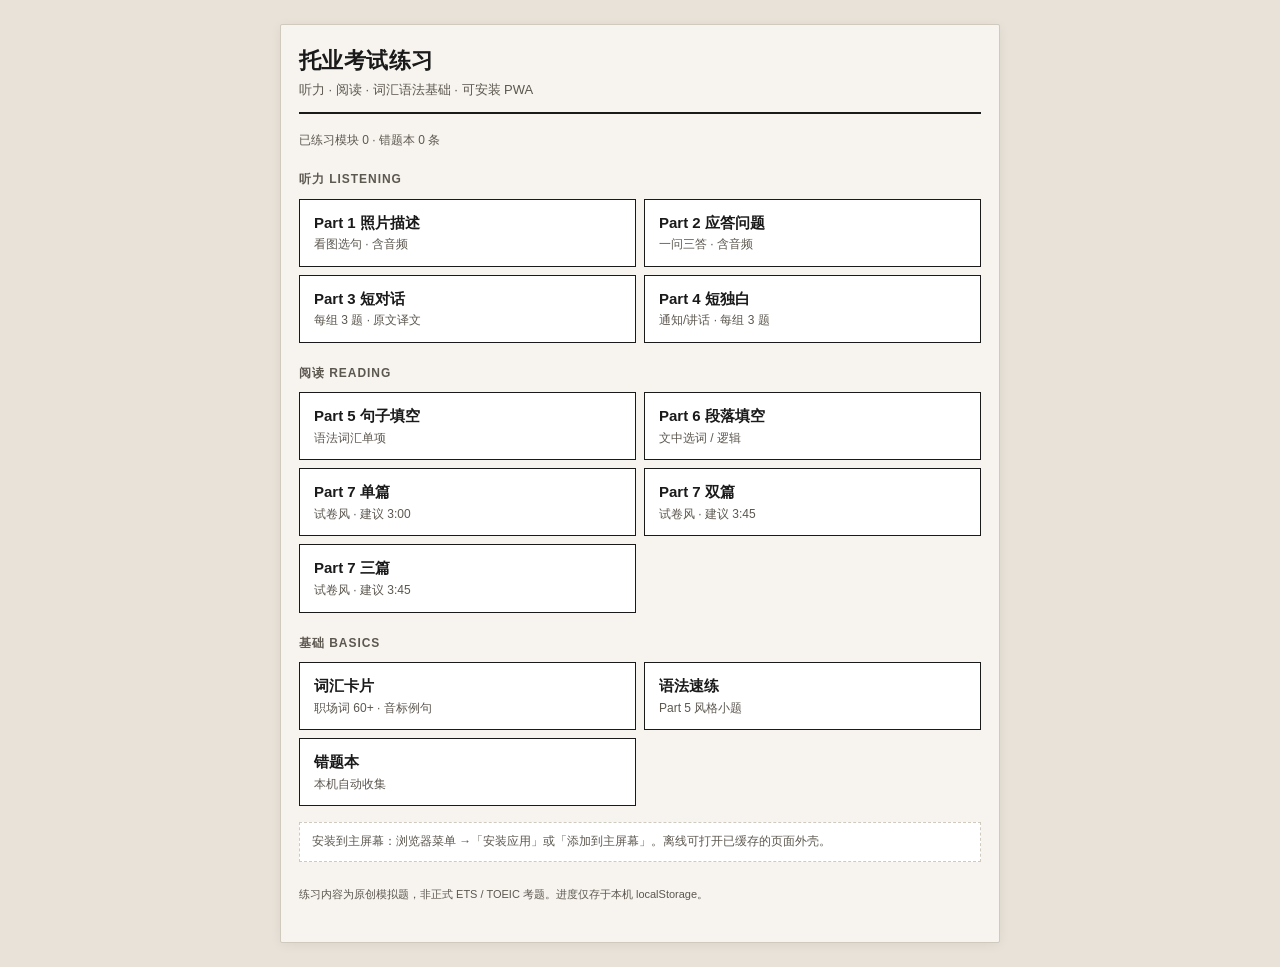
<file: index.html>
<!DOCTYPE html>
<html lang="zh-Hans">
<head>
<meta charset="utf-8" />
<meta name="viewport" content="width=device-width, initial-scale=1, viewport-fit=cover" />
<meta name="theme-color" content="#1a1a1a" />
<meta name="description" content="托业考试练习 — 听力 / 阅读全题型与基础训练 PWA" />
<link rel="manifest" href="manifest.webmanifest" />
<link rel="apple-touch-icon" href="icons/icon-192.png" />
<link rel="icon" href="icons/icon-192.png" />
<title>托业考试练习</title>
<link rel="stylesheet" href="css/app.css" />
</head>
<body class="app">
  <div class="app-shell">
    <header class="brand">
      <h1>托业考试练习</h1>
      <p>听力 · 阅读 · 词汇语法基础 · 可安装 PWA</p>
    </header>

    <p class="progress-bar" id="progressLine">本地进度将保存在本机浏览器。</p>

    <div class="sec">听力 Listening</div>
    <div class="grid cols-2">
      <a class="card" href="listening/part1.html"><div class="t">Part 1 照片描述</div><div class="d">看图选句 · 含音频</div></a>
      <a class="card" href="listening/part2.html"><div class="t">Part 2 应答问题</div><div class="d">一问三答 · 含音频</div></a>
      <a class="card" href="listening/part3.html"><div class="t">Part 3 短对话</div><div class="d">每组 3 题 · 原文译文</div></a>
      <a class="card" href="listening/part4.html"><div class="t">Part 4 短独白</div><div class="d">通知/讲话 · 每组 3 题</div></a>
    </div>

    <div class="sec">阅读 Reading</div>
    <div class="grid cols-2">
      <a class="card" href="reading/part5.html"><div class="t">Part 5 句子填空</div><div class="d">语法词汇单项</div></a>
      <a class="card" href="reading/part6.html"><div class="t">Part 6 段落填空</div><div class="d">文中选词 / 逻辑</div></a>
      <a class="card" href="reading/part7.html?type=single"><div class="t">Part 7 单篇</div><div class="d">试卷风 · 建议 3:00</div></a>
      <a class="card" href="reading/part7.html?type=double"><div class="t">Part 7 双篇</div><div class="d">试卷风 · 建议 3:45</div></a>
      <a class="card" href="reading/part7.html?type=triple"><div class="t">Part 7 三篇</div><div class="d">试卷风 · 建议 3:45</div></a>
    </div>

    <div class="sec">基础 Basics</div>
    <div class="grid cols-2">
      <a class="card" href="basics/vocab.html"><div class="t">词汇卡片</div><div class="d">职场词 60+ · 音标例句</div></a>
      <a class="card" href="basics/grammar.html"><div class="t">语法速练</div><div class="d">Part 5 风格小题</div></a>
      <a class="card" href="basics/wrongbook.html"><div class="t">错题本</div><div class="d">本机自动收集</div></a>
    </div>

    <div class="install-hint" id="installHint">
      安装到主屏幕：浏览器菜单 →「安装应用」或「添加到主屏幕」。离线可打开已缓存的页面外壳。
    </div>
    <p class="note">练习内容为原创模拟题，非正式 ETS / TOEIC 考题。进度仅存于本机 localStorage。</p>
  </div>
<script src="js/config.js"></script>
<script src="js/storage.js"></script>
<script>
if ('serviceWorker' in navigator) {
  navigator.serviceWorker.register('sw.js').catch(function () {});
}
(function () {
  var d = ToeicStore.get();
  var n = Object.keys(d.progress || {}).length;
  var w = (d.wrong || []).length;
  document.getElementById('progressLine').textContent =
    '已练习模块 ' + n + ' · 错题本 ' + w + ' 条';
})();
</script>
</body>
</html>
</file>
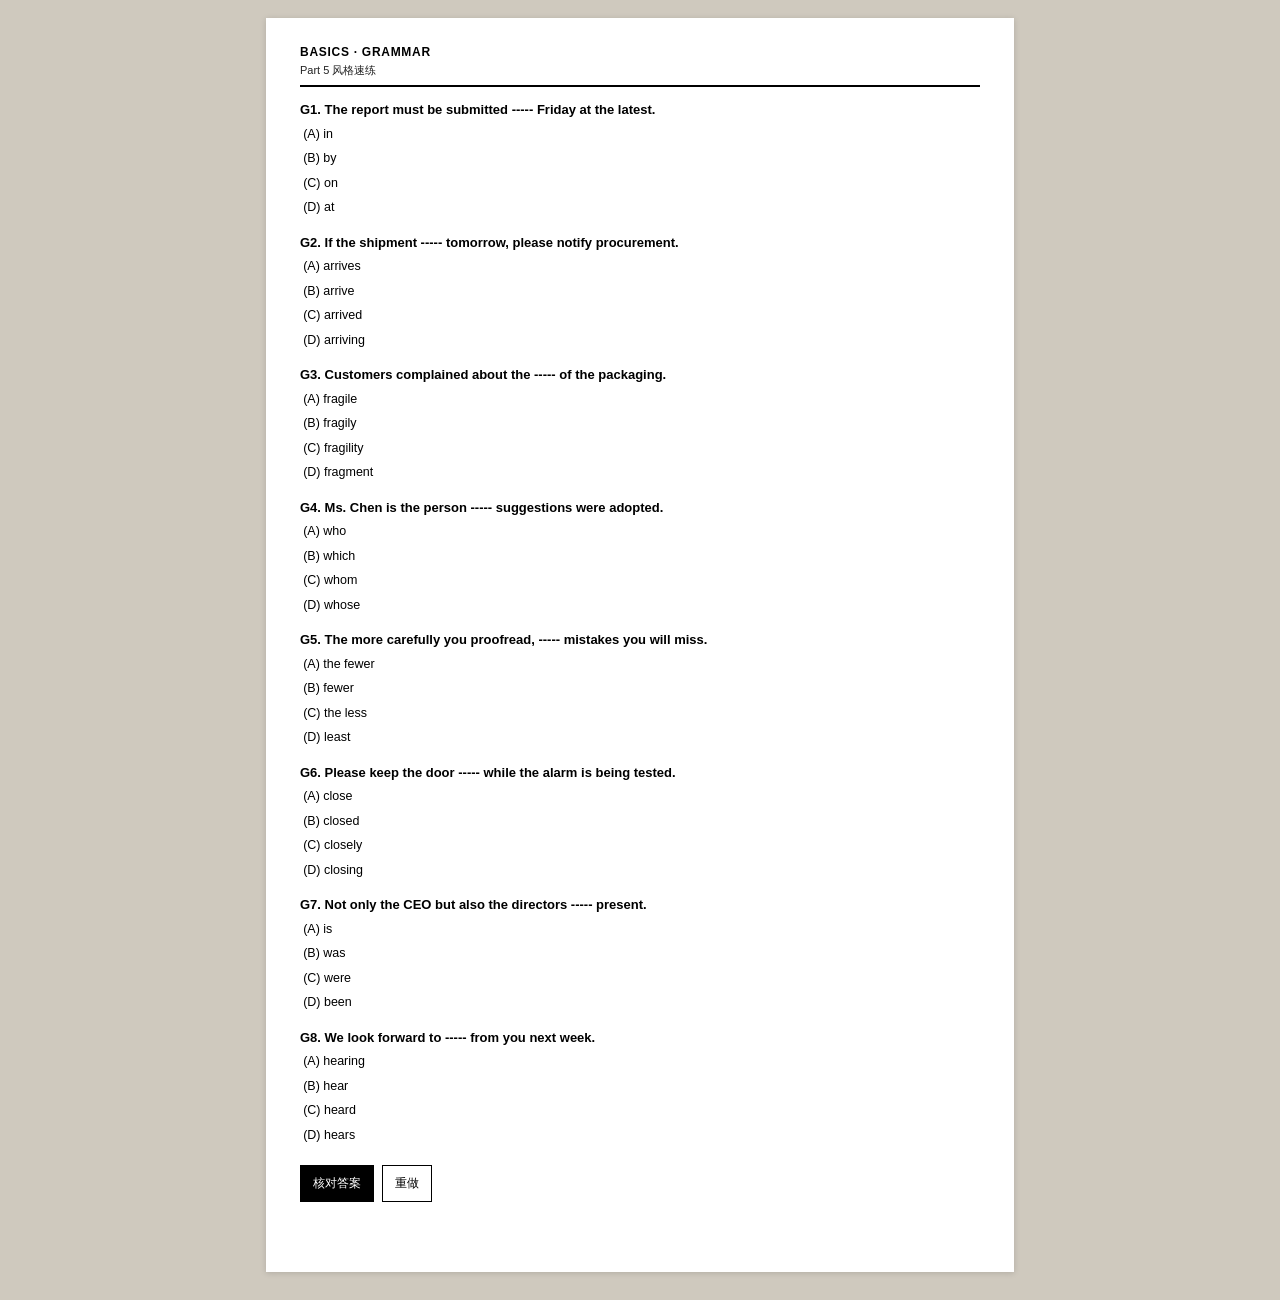
<file: basics/grammar.html>
<!DOCTYPE html>
<html lang="zh-Hans">
<head>
<meta charset="utf-8" />
<meta name="viewport" content="width=device-width, initial-scale=1, viewport-fit=cover" />
<title>语法 · 托业考试练习</title>
<link rel="stylesheet" href="../css/exam.css" />
</head>
<body class="exam">
<div class="sheet">
  <div class="header">
    <div class="part">Basics · Grammar</div>
    <div class="meta">Part 5 风格速练</div>
  </div>
  <div id="qs"></div>
  <div class="actions">
    <button type="button" class="btn primary" id="check">核对答案</button>
    <button type="button" class="btn" id="reset">重做</button>
  </div>
  <p class="score" id="score"></p>
  <div class="explain" id="explain"></div>
</div>
<script src="../js/config.js"></script>
<script src="../js/storage.js"></script>
<script src="../js/quiz.js"></script>
<script>
(function () {
  var BASE = (window.TOEIC && TOEIC.BASE) || '../';
  var picks = {}, data, qsEl = document.getElementById('qs');
  fetch(BASE + 'data/grammar.json').then(function (r) { return r.json(); }).then(function (d) {
    data = d;
    qsEl.innerHTML = d.sets[0].questions.map(function (qq) {
      return '<div class="q" data-q="' + qq.q + '" data-ans="' + qq.answer + '">' +
        '<div class="stem">' + qq.q + '. ' + ToeicQuiz.escapeHtml(qq.stem) + '</div>' +
        ToeicQuiz.renderOptions(qq.choices) + '</div>';
    }).join('');
    ToeicQuiz.bindOptions(qsEl, picks);
  });
  document.getElementById('check').onclick = function () {
    var r = ToeicQuiz.grade(qsEl, picks, 'grammar');
    document.getElementById('score').textContent = '得分：' + r.right + ' / ' + r.total;
    var html = '<h2>答案与解析</h2>';
    data.sets[0].questions.forEach(function (qq) {
      html += '<div class="item"><div class="ans">' + qq.q + ' · ' + qq.answer + '</div>';
      html += '<div class="qzh">' + ToeicQuiz.escapeHtml(qq.zh_stem) + '</div><div class="opts-zh">';
      Object.keys(qq.zh_opts).forEach(function (k) {
        html += '(' + k + ') ' + ToeicQuiz.escapeHtml(qq.zh_opts[k]) + '<br>';
      });
      html += '</div><p>' + ToeicQuiz.escapeHtml(qq.rationale) + '</p></div>';
    });
    var box = document.getElementById('explain');
    box.innerHTML = html; box.className = 'explain show';
    ToeicStore.setProgress('grammar', r);
  };
  document.getElementById('reset').onclick = function () {
    ToeicQuiz.reset(qsEl, picks);
    document.getElementById('score').textContent = '';
    document.getElementById('explain').className = 'explain';
  };
})();
</script>
</body>
</html>
</file>
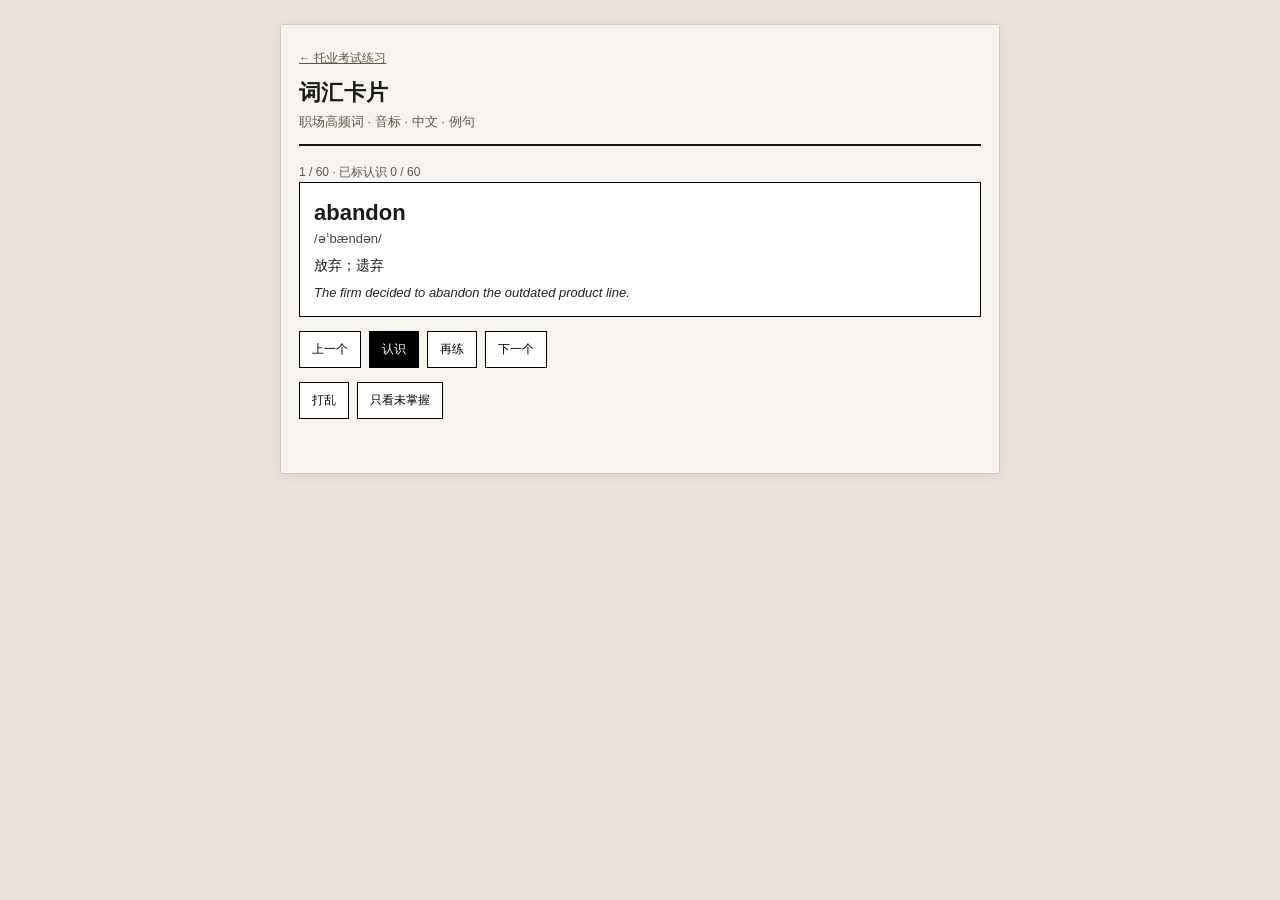
<file: basics/vocab.html>
<!DOCTYPE html>
<html lang="zh-Hans">
<head>
<meta charset="utf-8" />
<meta name="viewport" content="width=device-width, initial-scale=1, viewport-fit=cover" />
<title>词汇 · 托业考试练习</title>
<link rel="stylesheet" href="../css/app.css" />
<link rel="stylesheet" href="../css/exam.css" />
</head>
<body class="app">
<div class="app-shell">
  <a class="nav-home" href="../index.html">← 托业考试练习</a>
  <header class="brand"><h1>词汇卡片</h1><p>职场高频词 · 音标 · 中文 · 例句</p></header>
  <p class="progress-bar" id="stat"></p>
  <div id="card" class="vocab-card"></div>
  <div class="btn-row">
    <button class="btn" id="prev">上一个</button>
    <button class="btn primary" id="know">认识</button>
    <button class="btn" id="again">再练</button>
    <button class="btn" id="next">下一个</button>
  </div>
  <div class="btn-row">
    <button class="btn" id="shuffle">打乱</button>
    <button class="btn" id="onlyUnknown">只看未掌握</button>
  </div>
</div>
<script src="../js/config.js"></script>
<script src="../js/storage.js"></script>
<script>
(function () {
  var BASE = (window.TOEIC && TOEIC.BASE) || '../';
  var words = [], idx = 0, filterUnknown = false;
  function list() {
    if (!filterUnknown) return words;
    var done = ToeicStore.get().vocabDone || {};
    return words.filter(function (w) { return !done[w.word]; });
  }
  function render() {
    var L = list();
    if (!L.length) {
      document.getElementById('card').innerHTML = '<div class="zh">当前筛选下没有词了。</div>';
      return;
    }
    if (idx >= L.length) idx = 0;
    if (idx < 0) idx = L.length - 1;
    var w = L[idx];
    document.getElementById('card').innerHTML =
      '<div class="word">' + w.word + '</div>' +
      '<div class="ipa">' + w.ipa + '</div>' +
      '<div class="zh">' + w.zh + '</div>' +
      '<div class="ex">' + w.example + '</div>';
    var done = Object.keys(ToeicStore.get().vocabDone || {}).filter(function (k) { return ToeicStore.get().vocabDone[k]; }).length;
    document.getElementById('stat').textContent = (idx + 1) + ' / ' + L.length + ' · 已标认识 ' + done + ' / ' + words.length;
  }
  fetch(BASE + 'data/vocab.json').then(function (r) { return r.json(); }).then(function (d) {
    words = d.words; render();
  });
  document.getElementById('prev').onclick = function () { idx--; render(); };
  document.getElementById('next').onclick = function () { idx++; render(); };
  document.getElementById('know').onclick = function () {
    var L = list(); if (!L.length) return;
    ToeicStore.markVocab(L[idx].word, true);
    idx++; render();
  };
  document.getElementById('again').onclick = function () {
    var L = list(); if (!L.length) return;
    ToeicStore.markVocab(L[idx].word, false);
    render();
  };
  document.getElementById('shuffle').onclick = function () {
    for (var i = words.length - 1; i > 0; i--) {
      var j = Math.floor(Math.random() * (i + 1));
      var t = words[i]; words[i] = words[j]; words[j] = t;
    }
    idx = 0; render();
  };
  document.getElementById('onlyUnknown').onclick = function () {
    filterUnknown = !filterUnknown;
    this.textContent = filterUnknown ? '显示全部' : '只看未掌握';
    idx = 0; render();
  };
})();
</script>
</body>
</html>
</file>
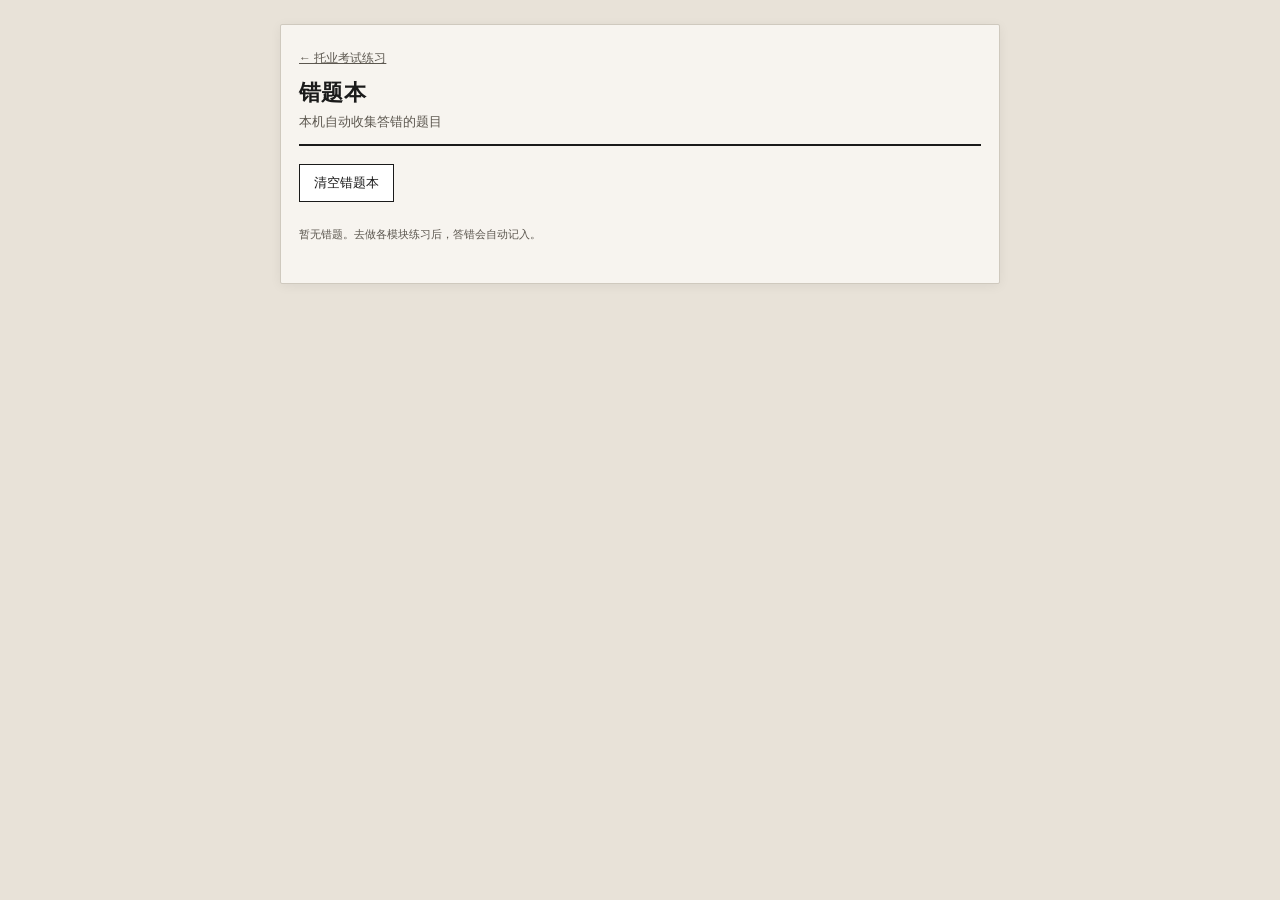
<file: basics/wrongbook.html>
<!DOCTYPE html>
<html lang="zh-Hans">
<head>
<meta charset="utf-8" />
<meta name="viewport" content="width=device-width, initial-scale=1, viewport-fit=cover" />
<title>错题本 · 托业考试练习</title>
<link rel="stylesheet" href="../css/app.css" />
</head>
<body class="app">
<div class="app-shell">
  <a class="nav-home" href="../index.html">← 托业考试练习</a>
  <header class="brand"><h1>错题本</h1><p>本机自动收集答错的题目</p></header>
  <div class="btn-row"><button class="btn" id="clear">清空错题本</button></div>
  <div id="list"></div>
</div>
<script src="../js/config.js"></script>
<script src="../js/storage.js"></script>
<script>
(function () {
  function render() {
    var wrong = ToeicStore.get().wrong || [];
    var el = document.getElementById('list');
    if (!wrong.length) {
      el.innerHTML = '<p class="note">暂无错题。去做各模块练习后，答错会自动记入。</p>';
      return;
    }
    el.innerHTML = wrong.map(function (w) {
      return '<div class="card" style="margin-bottom:8px">' +
        '<div class="t">' + (w.module || '') + ' · Q' + (w.q || '') + '</div>' +
        '<div class="d">' + (w.stem || '') + '</div>' +
        '<div class="meta">你的选项：' + (w.picked || '未选') + ' · 正确答案：' + (w.ans || '') +
        ' <button class="btn" data-id="' + w.id + '" style="margin-left:8px;padding:4px 8px">移除</button></div></div>';
    }).join('');
    el.querySelectorAll('button[data-id]').forEach(function (btn) {
      btn.onclick = function () { ToeicStore.clearWrong(btn.getAttribute('data-id')); render(); };
    });
  }
  document.getElementById('clear').onclick = function () {
    var d = ToeicStore.get(); d.wrong = []; localStorage.setItem((TOEIC && TOEIC.STORAGE_KEY) || 'toeic-practice-v1', JSON.stringify(d));
    render();
  };
  render();
})();
</script>
</body>
</html>
</file>
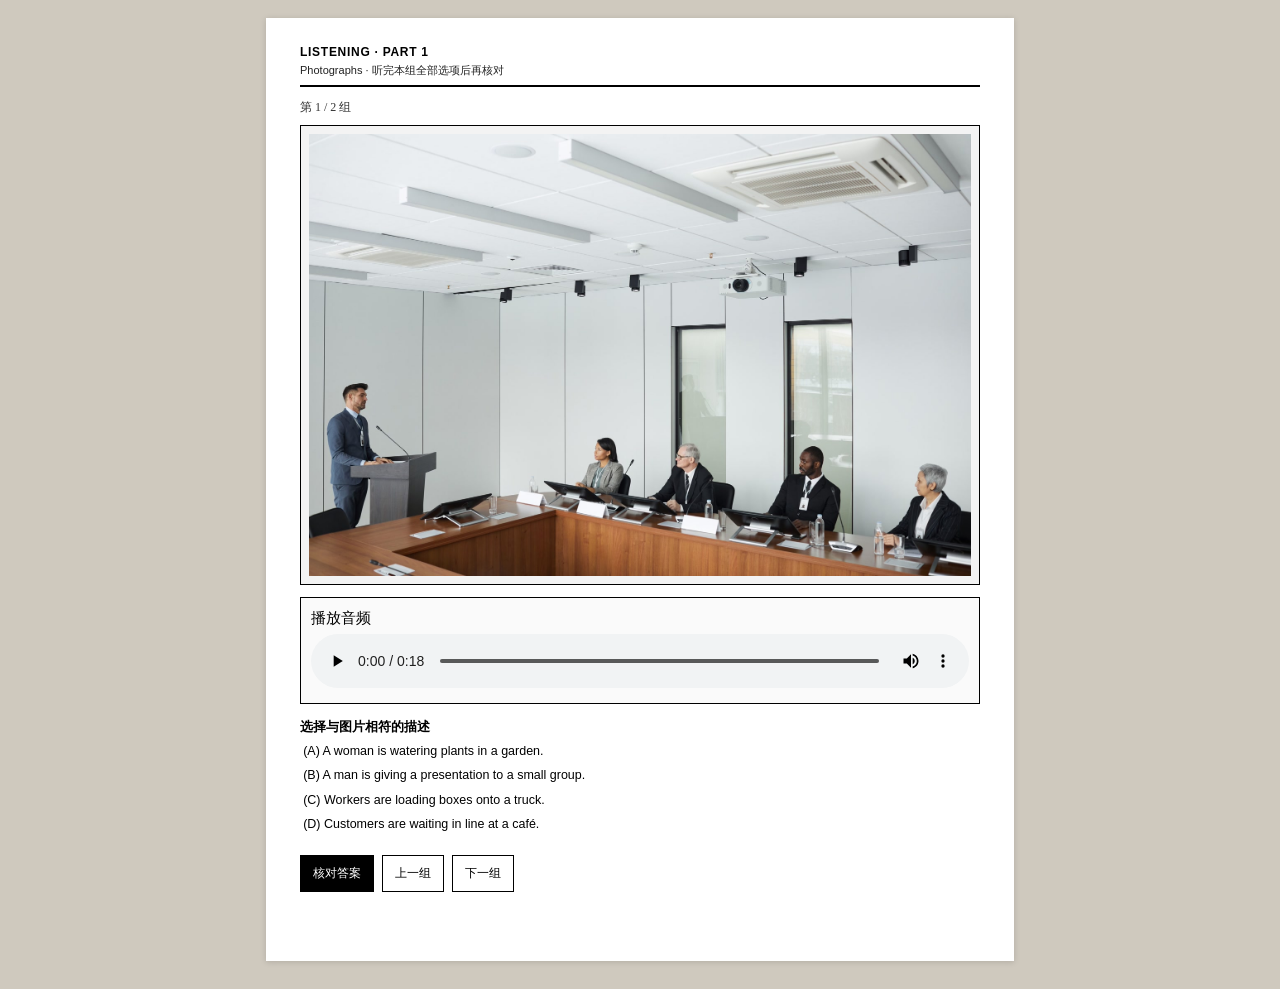
<file: listening/part1.html>
<!DOCTYPE html>
<html lang="zh-Hans">
<head>
<meta charset="utf-8" />
<meta name="viewport" content="width=device-width, initial-scale=1, viewport-fit=cover" />
<meta name="theme-color" content="#ffffff" />
<title>Part 1 · 托业考试练习</title>
<link rel="stylesheet" href="../css/exam.css" />
</head>
<body class="exam">
<div class="sheet">
  <div class="header">
    <div class="part">Listening · Part 1</div>
    <div class="meta">Photographs · 听完本组全部选项后再核对</div>
  </div>
  <p class="set-nav" id="setNav"></p>
  <div class="photo-wrap" id="photo"></div>
  <div class="audio-bar">
    <div>播放音频</div>
    <audio id="audio" controls preload="metadata"></audio>
  </div>
  <div id="qs"></div>
  <div class="actions">
    <button type="button" class="btn primary" id="check">核对答案</button>
    <button type="button" class="btn" id="prev">上一组</button>
    <button type="button" class="btn" id="next">下一组</button>
  </div>
  <p class="score" id="score"></p>
  <div class="explain" id="explain"></div>
</div>
<script src="../js/config.js"></script>
<script src="../js/storage.js"></script>
<script src="../js/quiz.js"></script>
<script src="../js/listening.js"></script>
<script>
(function () {
  var data, idx = 0, picks = {};
  var qs = document.getElementById('qs');
  function render() {
    picks = {};
    var set = data.sets[idx];
    document.getElementById('setNav').textContent = '第 ' + (idx + 1) + ' / ' + data.sets.length + ' 组';
    if (!set.image || !set.image_w || !set.image_h) {
      throw new Error('Part 1 set ' + set.id + ' missing image or dimensions');
    }
    document.getElementById('photo').innerHTML =
      '<img src="' + ToeicListening.abs(set.image) + '" alt="Part 1 photograph" width="' +
      set.image_w + '" height="' + set.image_h + '" />';
    document.getElementById('audio').src = ToeicListening.abs(set.audio);
    qs.innerHTML = '<div class="q" data-q="' + set.id + '" data-ans="' + set.answer + '">' +
      '<div class="stem">选择与图片相符的描述</div>' +
      ToeicQuiz.renderOptions(set.choices) + '</div>';
    document.getElementById('score').textContent = '';
    document.getElementById('explain').className = 'explain';
    document.getElementById('explain').innerHTML = '';
    ToeicQuiz.bindOptions(qs, picks);
  }
  ToeicListening.load('part1').then(function (d) {
    data = d; render();
  });
  document.getElementById('check').onclick = function () {
    var r = ToeicQuiz.grade(qs, picks, 'part1');
    document.getElementById('score').textContent = '得分：' + r.right + ' / ' + r.total;
    var box = document.getElementById('explain');
    box.innerHTML = ToeicListening.explainListening(data.sets[idx], 'part1');
    box.className = 'explain show';
    ToeicStore.setProgress('part1', { set: data.sets[idx].id, right: r.right, total: r.total });
  };
  document.getElementById('prev').onclick = function () { if (idx > 0) { idx--; render(); } };
  document.getElementById('next').onclick = function () { if (idx < data.sets.length - 1) { idx++; render(); } };
})();
</script>
</body>
</html>
</file>
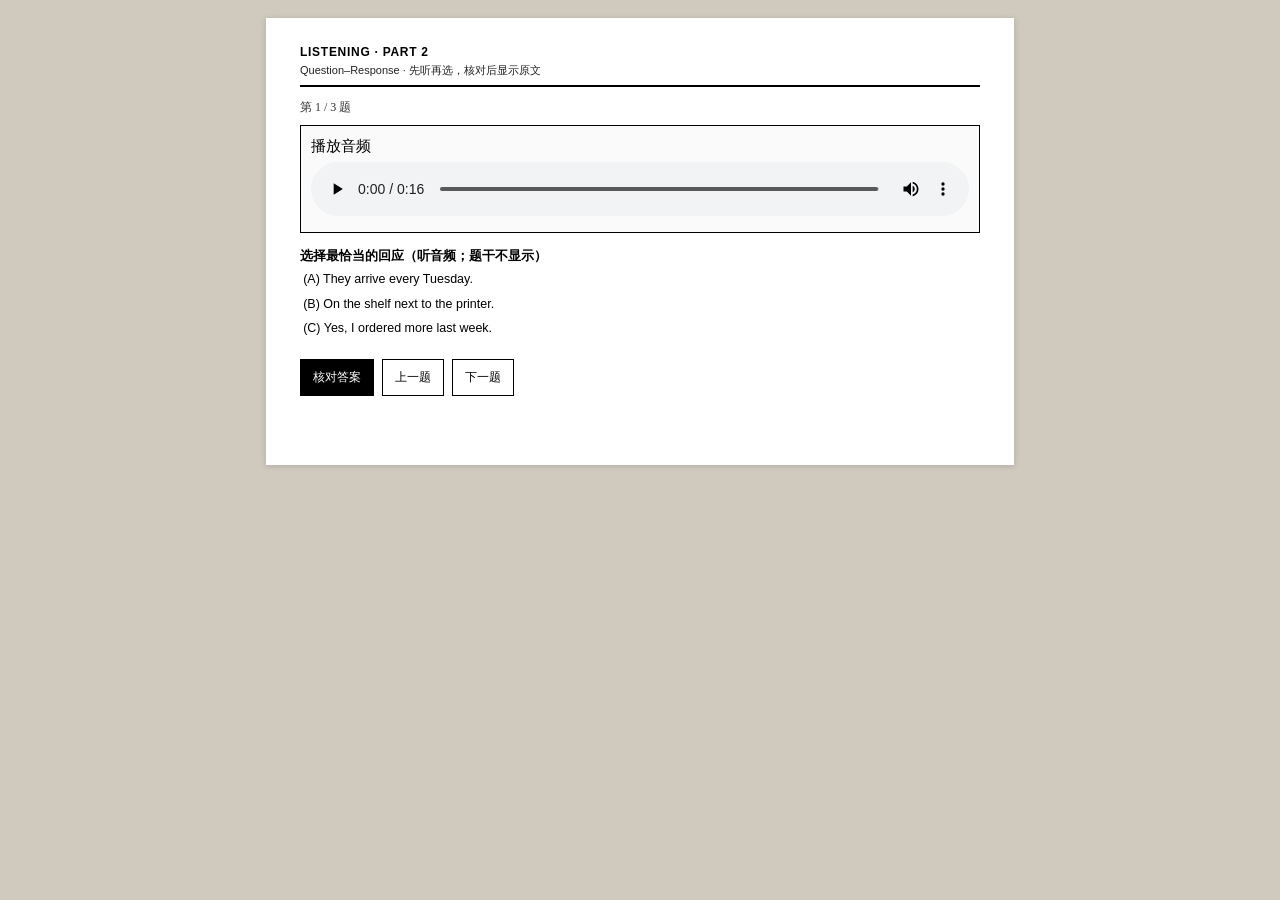
<file: listening/part2.html>
<!DOCTYPE html>
<html lang="zh-Hans">
<head>
<meta charset="utf-8" />
<meta name="viewport" content="width=device-width, initial-scale=1, viewport-fit=cover" />
<title>Part 2 · 托业考试练习</title>
<link rel="stylesheet" href="../css/exam.css" />
</head>
<body class="exam">
<div class="sheet">
  <div class="header">
    <div class="part">Listening · Part 2</div>
    <div class="meta">Question–Response · 先听再选，核对后显示原文</div>
  </div>
  <p class="set-nav" id="setNav"></p>
  <div class="audio-bar"><div>播放音频</div><audio id="audio" controls preload="metadata"></audio></div>
  <div id="qs"></div>
  <div class="actions">
    <button type="button" class="btn primary" id="check">核对答案</button>
    <button type="button" class="btn" id="prev">上一题</button>
    <button type="button" class="btn" id="next">下一题</button>
  </div>
  <p class="score" id="score"></p>
  <div class="explain" id="explain"></div>
</div>
<script src="../js/config.js"></script>
<script src="../js/storage.js"></script>
<script src="../js/quiz.js"></script>
<script src="../js/listening.js"></script>
<script>
(function () {
  var data, idx = 0, picks = {};
  var qs = document.getElementById('qs');
  function render() {
    picks = {};
    var set = data.sets[idx];
    document.getElementById('setNav').textContent = '第 ' + (idx + 1) + ' / ' + data.sets.length + ' 题';
    document.getElementById('audio').src = ToeicListening.abs(set.audio);
    qs.innerHTML = '<div class="q" data-q="' + set.id + '" data-ans="' + set.answer + '">' +
      '<div class="stem">选择最恰当的回应（听音频；题干不显示）</div>' +
      ToeicQuiz.renderOptions(set.choices) + '</div>';
    document.getElementById('score').textContent = '';
    document.getElementById('explain').className = 'explain';
    document.getElementById('explain').innerHTML = '';
    ToeicQuiz.bindOptions(qs, picks);
  }
  ToeicListening.load('part2').then(function (d) { data = d; render(); });
  document.getElementById('check').onclick = function () {
    var r = ToeicQuiz.grade(qs, picks, 'part2');
    document.getElementById('score').textContent = '得分：' + r.right + ' / ' + r.total;
    var box = document.getElementById('explain');
    box.innerHTML = ToeicListening.explainListening(data.sets[idx], 'part2');
    box.className = 'explain show';
    ToeicStore.setProgress('part2', { set: data.sets[idx].id, right: r.right });
  };
  document.getElementById('prev').onclick = function () { if (idx > 0) { idx--; render(); } };
  document.getElementById('next').onclick = function () { if (idx < data.sets.length - 1) { idx++; render(); } };
})();
</script>
</body>
</html>
</file>
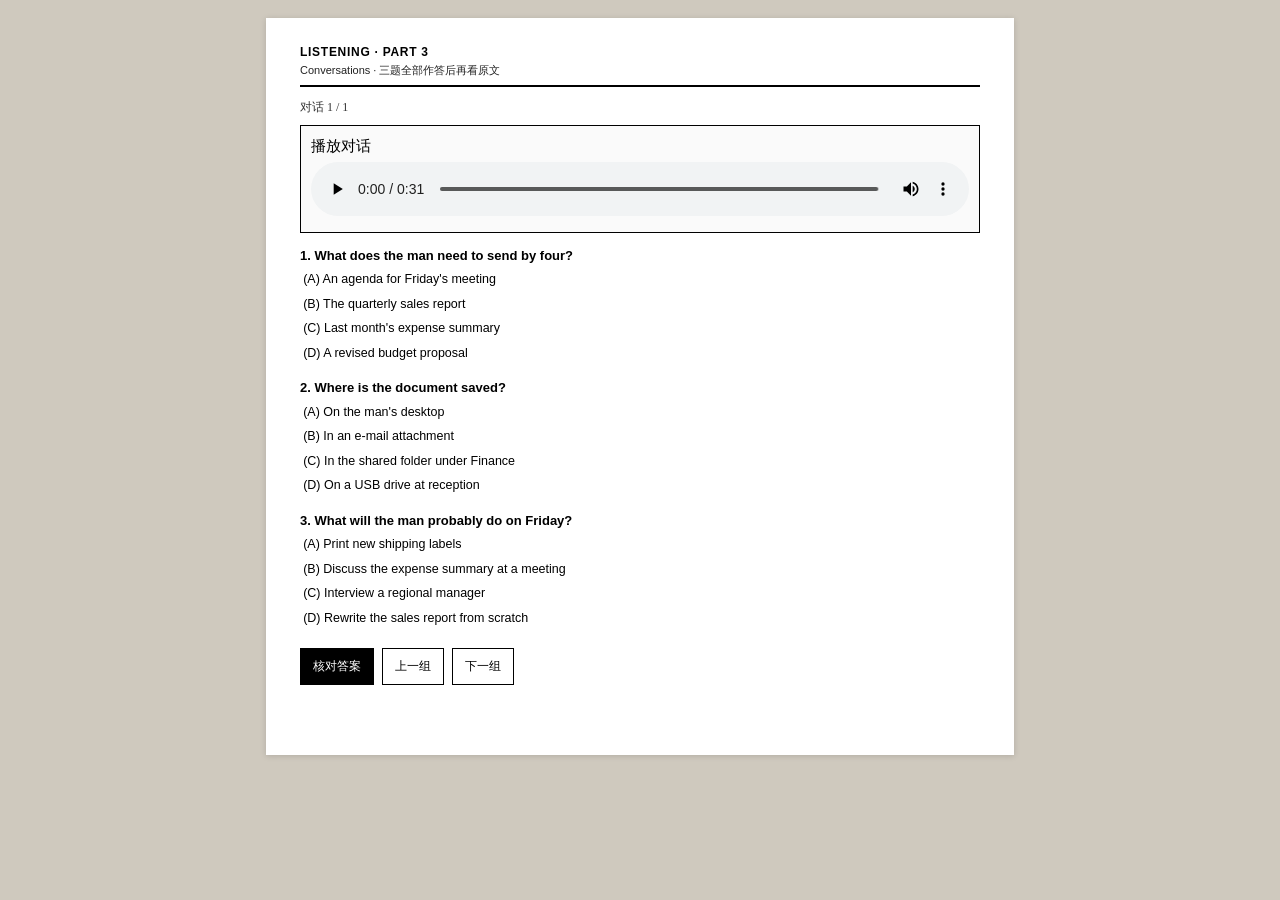
<file: listening/part3.html>
<!DOCTYPE html>
<html lang="zh-Hans">
<head>
<meta charset="utf-8" />
<meta name="viewport" content="width=device-width, initial-scale=1, viewport-fit=cover" />
<title>Part 3 · 托业考试练习</title>
<link rel="stylesheet" href="../css/exam.css" />
</head>
<body class="exam">
<div class="sheet">
  <div class="header">
    <div class="part">Listening · Part 3</div>
    <div class="meta">Conversations · 三题全部作答后再看原文</div>
  </div>
  <p class="set-nav" id="setNav"></p>
  <div class="audio-bar"><div>播放对话</div><audio id="audio" controls preload="metadata"></audio></div>
  <div id="qs"></div>
  <div class="actions">
    <button type="button" class="btn primary" id="check">核对答案</button>
    <button type="button" class="btn" id="prev">上一组</button>
    <button type="button" class="btn" id="next">下一组</button>
  </div>
  <p class="score" id="score"></p>
  <div class="explain" id="explain"></div>
</div>
<script src="../js/config.js"></script>
<script src="../js/storage.js"></script>
<script src="../js/quiz.js"></script>
<script src="../js/listening.js"></script>
<script>
(function () {
  var data, idx = 0, picks = {};
  var qsEl = document.getElementById('qs');
  function render() {
    picks = {};
    var set = data.sets[idx];
    document.getElementById('setNav').textContent = '对话 ' + (idx + 1) + ' / ' + data.sets.length;
    document.getElementById('audio').src = ToeicListening.abs(set.audio);
    qsEl.innerHTML = set.questions.map(function (qq) {
      return '<div class="q" data-q="' + qq.q + '" data-ans="' + qq.answer + '">' +
        '<div class="stem">' + qq.q + '. ' + ToeicQuiz.escapeHtml(qq.stem) + '</div>' +
        ToeicQuiz.renderOptions(qq.choices) + '</div>';
    }).join('');
    document.getElementById('score').textContent = '';
    document.getElementById('explain').className = 'explain';
    document.getElementById('explain').innerHTML = '';
    ToeicQuiz.bindOptions(qsEl, picks);
  }
  ToeicListening.load('part3').then(function (d) { data = d; render(); });
  document.getElementById('check').onclick = function () {
    var r = ToeicQuiz.grade(qsEl, picks, 'part3');
    document.getElementById('score').textContent = '得分：' + r.right + ' / ' + r.total;
    var box = document.getElementById('explain');
    box.innerHTML = ToeicListening.explainListening(data.sets[idx], 'part3');
    box.className = 'explain show';
    ToeicStore.setProgress('part3', { set: data.sets[idx].id, right: r.right, total: r.total });
  };
  document.getElementById('prev').onclick = function () { if (idx > 0) { idx--; render(); } };
  document.getElementById('next').onclick = function () { if (idx < data.sets.length - 1) { idx++; render(); } };
})();
</script>
</body>
</html>
</file>
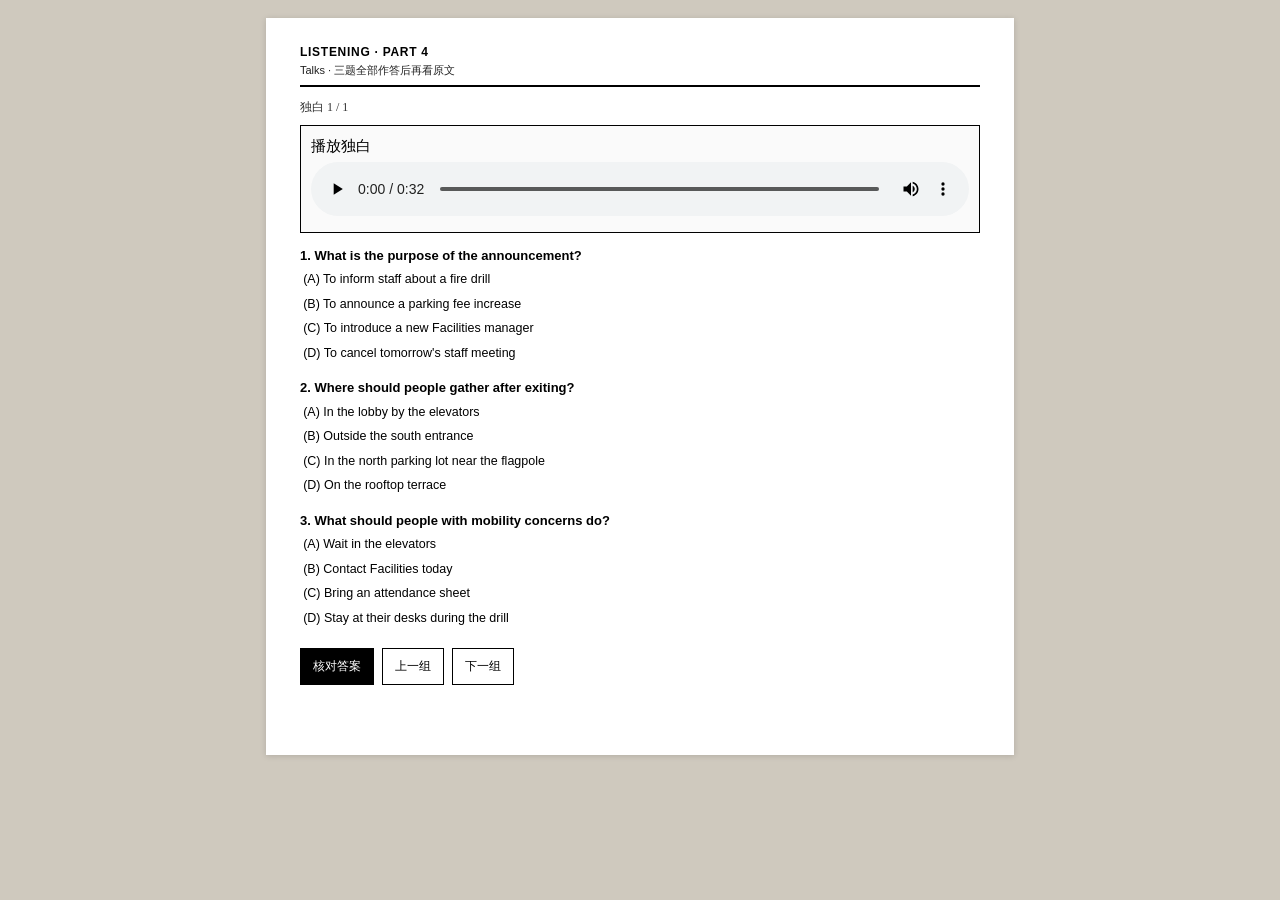
<file: listening/part4.html>
<!DOCTYPE html>
<html lang="zh-Hans">
<head>
<meta charset="utf-8" />
<meta name="viewport" content="width=device-width, initial-scale=1, viewport-fit=cover" />
<title>Part 4 · 托业考试练习</title>
<link rel="stylesheet" href="../css/exam.css" />
</head>
<body class="exam">
<div class="sheet">
  <div class="header">
    <div class="part">Listening · Part 4</div>
    <div class="meta">Talks · 三题全部作答后再看原文</div>
  </div>
  <p class="set-nav" id="setNav"></p>
  <div class="audio-bar"><div>播放独白</div><audio id="audio" controls preload="metadata"></audio></div>
  <div id="qs"></div>
  <div class="actions">
    <button type="button" class="btn primary" id="check">核对答案</button>
    <button type="button" class="btn" id="prev">上一组</button>
    <button type="button" class="btn" id="next">下一组</button>
  </div>
  <p class="score" id="score"></p>
  <div class="explain" id="explain"></div>
</div>
<script src="../js/config.js"></script>
<script src="../js/storage.js"></script>
<script src="../js/quiz.js"></script>
<script src="../js/listening.js"></script>
<script>
(function () {
  var data, idx = 0, picks = {};
  var qsEl = document.getElementById('qs');
  function render() {
    picks = {};
    var set = data.sets[idx];
    document.getElementById('setNav').textContent = '独白 ' + (idx + 1) + ' / ' + data.sets.length;
    document.getElementById('audio').src = ToeicListening.abs(set.audio);
    qsEl.innerHTML = set.questions.map(function (qq) {
      return '<div class="q" data-q="' + qq.q + '" data-ans="' + qq.answer + '">' +
        '<div class="stem">' + qq.q + '. ' + ToeicQuiz.escapeHtml(qq.stem) + '</div>' +
        ToeicQuiz.renderOptions(qq.choices) + '</div>';
    }).join('');
    document.getElementById('score').textContent = '';
    document.getElementById('explain').className = 'explain';
    document.getElementById('explain').innerHTML = '';
    ToeicQuiz.bindOptions(qsEl, picks);
  }
  ToeicListening.load('part4').then(function (d) { data = d; render(); });
  document.getElementById('check').onclick = function () {
    var r = ToeicQuiz.grade(qsEl, picks, 'part4');
    document.getElementById('score').textContent = '得分：' + r.right + ' / ' + r.total;
    var box = document.getElementById('explain');
    box.innerHTML = ToeicListening.explainListening(data.sets[idx], 'part4');
    box.className = 'explain show';
    ToeicStore.setProgress('part4', { set: data.sets[idx].id, right: r.right, total: r.total });
  };
  document.getElementById('prev').onclick = function () { if (idx > 0) { idx--; render(); } };
  document.getElementById('next').onclick = function () { if (idx < data.sets.length - 1) { idx++; render(); } };
})();
</script>
</body>
</html>
</file>
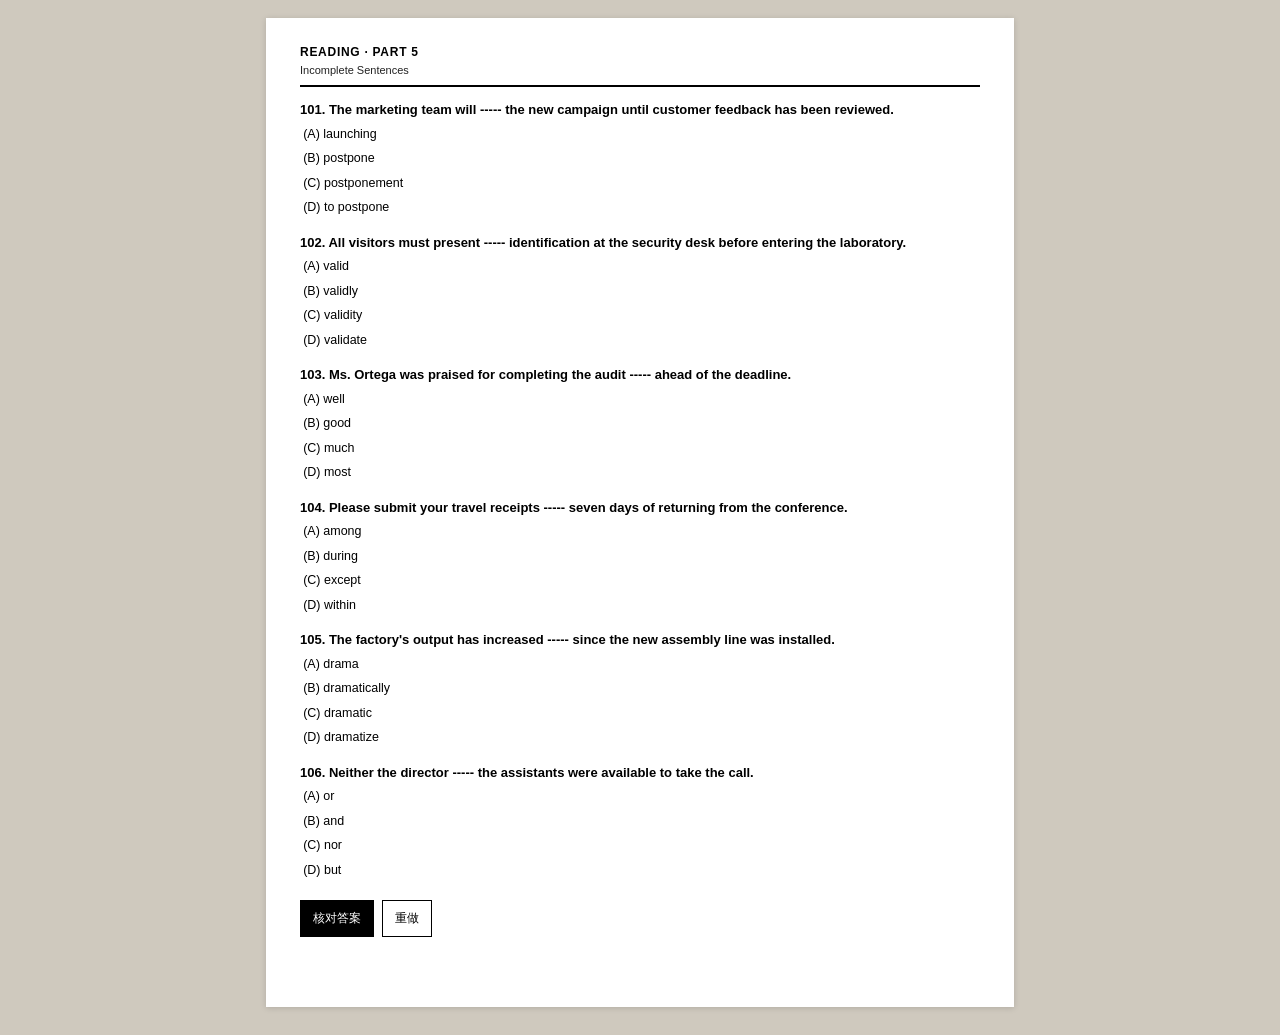
<file: reading/part5.html>
<!DOCTYPE html>
<html lang="zh-Hans">
<head>
<meta charset="utf-8" />
<meta name="viewport" content="width=device-width, initial-scale=1, viewport-fit=cover" />
<title>Part 5 · 托业考试练习</title>
<link rel="stylesheet" href="../css/exam.css" />
</head>
<body class="exam">
<div class="sheet">
  <div class="header">
    <div class="part">Reading · Part 5</div>
    <div class="meta">Incomplete Sentences</div>
  </div>
  <div id="qs"></div>
  <div class="actions">
    <button type="button" class="btn primary" id="check">核对答案</button>
    <button type="button" class="btn" id="reset">重做</button>
  </div>
  <p class="score" id="score"></p>
  <div class="explain" id="explain"></div>
</div>
<script src="../js/config.js"></script>
<script src="../js/storage.js"></script>
<script src="../js/quiz.js"></script>
<script>
(function () {
  var BASE = (window.TOEIC && TOEIC.BASE) || '../';
  var picks = {}, data, qsEl = document.getElementById('qs');
  fetch(BASE + 'data/part5.json').then(function (r) { return r.json(); }).then(function (d) {
    data = d;
    var qs = d.sets[0].questions;
    qsEl.innerHTML = qs.map(function (qq) {
      return '<div class="q" data-q="' + qq.q + '" data-ans="' + qq.answer + '">' +
        '<div class="stem">' + qq.q + '. ' + ToeicQuiz.escapeHtml(qq.stem) + '</div>' +
        ToeicQuiz.renderOptions(qq.choices) + '</div>';
    }).join('');
    ToeicQuiz.bindOptions(qsEl, picks);
  });
  function buildExplain() {
    var html = '<h2>答案与解析</h2>';
    data.sets[0].questions.forEach(function (qq) {
      html += '<div class="item"><div class="ans">' + qq.q + ' · ' + qq.answer + '</div>';
      html += '<div class="qzh">' + ToeicQuiz.escapeHtml(qq.zh_stem) + '</div><div class="opts-zh">';
      Object.keys(qq.zh_opts).forEach(function (k) {
        html += '(' + k + ') ' + ToeicQuiz.escapeHtml(qq.zh_opts[k]) + '<br>';
      });
      html += '</div><p>' + ToeicQuiz.escapeHtml(qq.rationale) + '</p></div>';
    });
    return html;
  }
  document.getElementById('check').onclick = function () {
    var r = ToeicQuiz.grade(qsEl, picks, 'part5');
    document.getElementById('score').textContent = '得分：' + r.right + ' / ' + r.total;
    var box = document.getElementById('explain');
    box.innerHTML = buildExplain();
    box.className = 'explain show';
    ToeicStore.setProgress('part5', r);
  };
  document.getElementById('reset').onclick = function () {
    ToeicQuiz.reset(qsEl, picks);
    document.getElementById('score').textContent = '';
    document.getElementById('explain').className = 'explain';
  };
})();
</script>
</body>
</html>
</file>
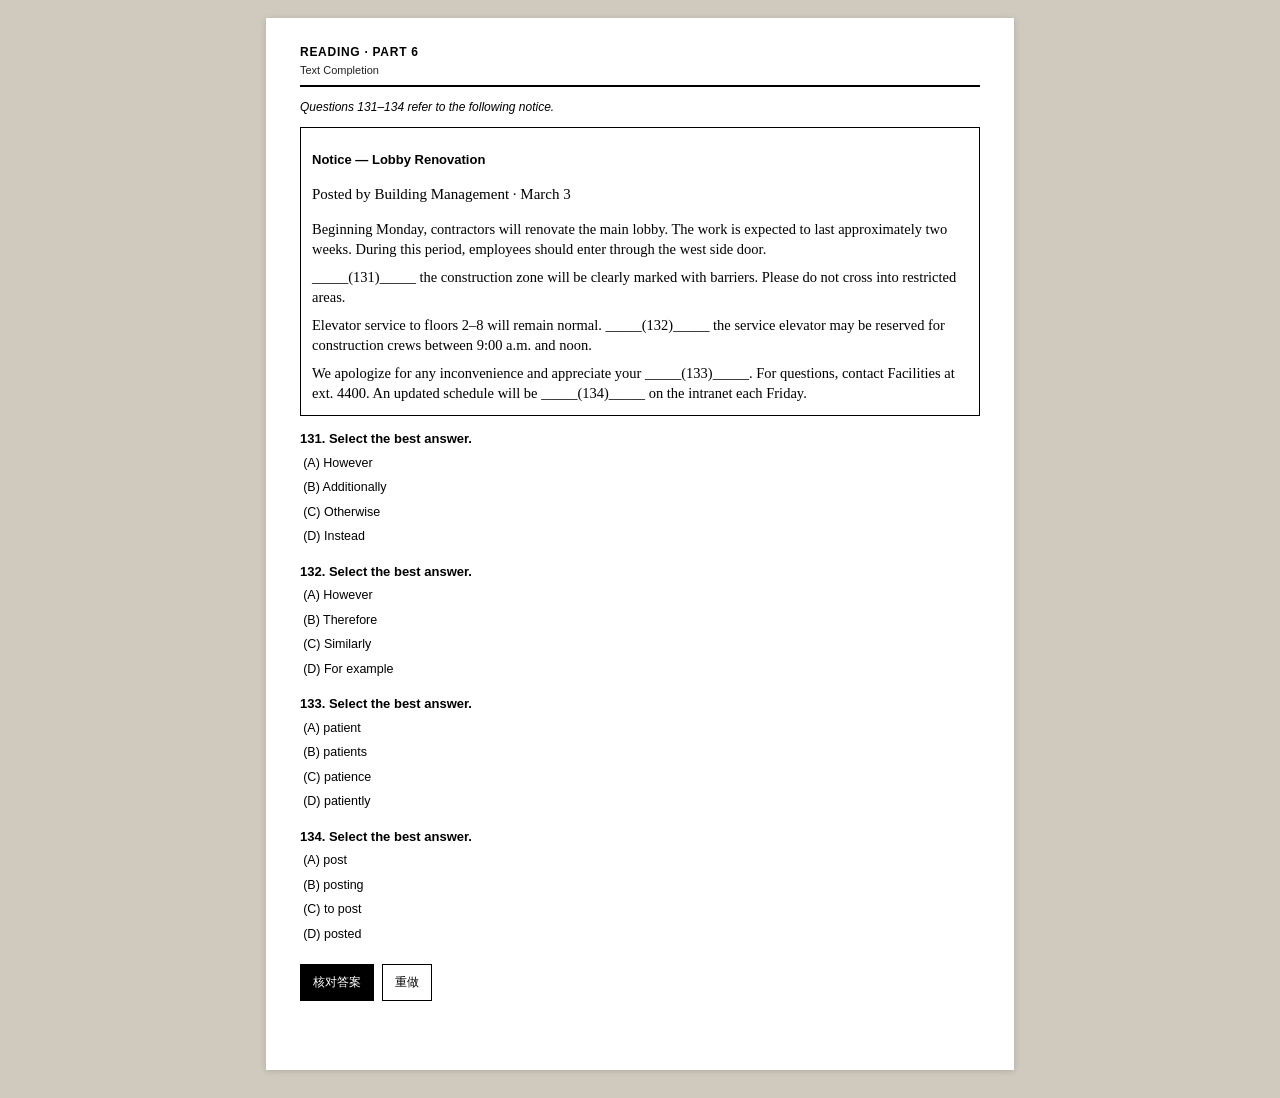
<file: reading/part6.html>
<!DOCTYPE html>
<html lang="zh-Hans">
<head>
<meta charset="utf-8" />
<meta name="viewport" content="width=device-width, initial-scale=1, viewport-fit=cover" />
<title>Part 6 · 托业考试练习</title>
<link rel="stylesheet" href="../css/exam.css" />
</head>
<body class="exam">
<div class="sheet">
  <div class="header">
    <div class="part">Reading · Part 6</div>
    <div class="meta">Text Completion</div>
  </div>
  <p class="dir" id="dir"></p>
  <div id="passage"></div>
  <div id="qs"></div>
  <div class="actions">
    <button type="button" class="btn primary" id="check">核对答案</button>
    <button type="button" class="btn" id="reset">重做</button>
  </div>
  <p class="score" id="score"></p>
  <div class="explain" id="explain"></div>
</div>
<script src="../js/config.js"></script>
<script src="../js/storage.js"></script>
<script src="../js/quiz.js"></script>
<script>
(function () {
  var BASE = (window.TOEIC && TOEIC.BASE) || '../';
  var picks = {}, set, qsEl = document.getElementById('qs');
  fetch(BASE + 'data/part6.json').then(function (r) { return r.json(); }).then(function (d) {
    set = d.sets[0];
    document.getElementById('dir').textContent = set.dir;
    document.getElementById('passage').innerHTML = set.passage_html;
    qsEl.innerHTML = set.questions.map(function (qq) {
      return '<div class="q" data-q="' + qq.q + '" data-ans="' + qq.answer + '">' +
        '<div class="stem">' + qq.q + '. Select the best answer.</div>' +
        ToeicQuiz.renderOptions(qq.choices) + '</div>';
    }).join('');
    ToeicQuiz.bindOptions(qsEl, picks);
  });
  document.getElementById('check').onclick = function () {
    var r = ToeicQuiz.grade(qsEl, picks, 'part6');
    document.getElementById('score').textContent = '得分：' + r.right + ' / ' + r.total;
    var html = '<h2>全文译文</h2><div class="zh"><p>' + ToeicQuiz.escapeHtml(set.zh_passage).replace(/\n/g, '</p><p>') + '</p></div><h2>答案与解析</h2>';
    set.questions.forEach(function (qq) {
      html += '<div class="item"><div class="ans">' + qq.q + ' · ' + qq.answer + '</div>';
      html += '<div class="opts-zh">';
      Object.keys(qq.zh_opts).forEach(function (k) {
        html += '(' + k + ') ' + ToeicQuiz.escapeHtml(qq.zh_opts[k]) + '<br>';
      });
      html += '</div><p>' + ToeicQuiz.escapeHtml(qq.rationale) + '</p></div>';
    });
    var box = document.getElementById('explain');
    box.innerHTML = html;
    box.className = 'explain show';
    ToeicStore.setProgress('part6', r);
  };
  document.getElementById('reset').onclick = function () {
    ToeicQuiz.reset(qsEl, picks);
    document.getElementById('score').textContent = '';
    document.getElementById('explain').className = 'explain';
  };
})();
</script>
</body>
</html>
</file>
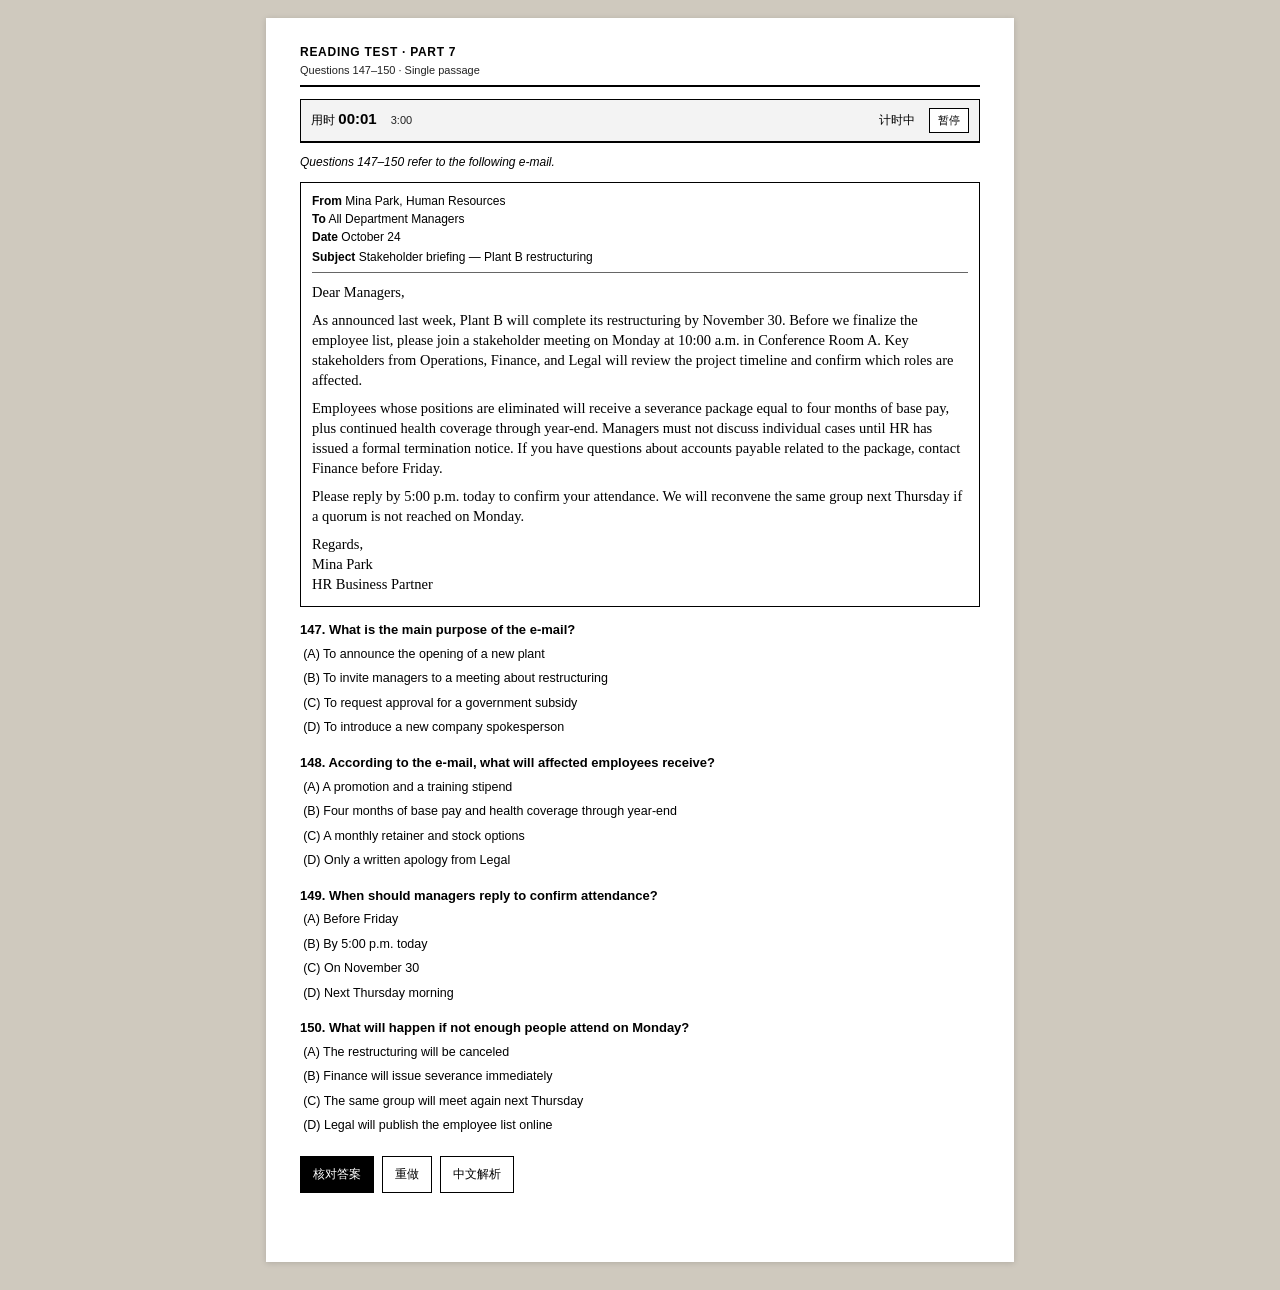
<file: reading/part7.html>
<!DOCTYPE html>
<html lang="zh-Hans">
<head>
<meta charset="utf-8" />
<meta name="viewport" content="width=device-width, initial-scale=1, viewport-fit=cover" />
<meta name="theme-color" content="#ffffff" />
<title>Part 7 · 托业考试练习</title>
<link rel="stylesheet" href="../css/exam.css" />
</head>
<body class="exam">
<div class="sheet">
  <div class="header">
    <div class="part">Reading Test · Part 7</div>
    <div class="meta" id="meta"></div>
  </div>
  <div class="timer-bar" id="timerBar" data-rec-sec="180">
    <span>用时 <span class="clock" id="timerClock">00:00</span></span>
    <span class="rec" id="recLabel">3:00</span>
    <span class="status" id="timerStatus">计时中</span>
    <button type="button" class="btn-timer" id="timerPause">暂停</button>
  </div>
  <p class="dir" id="dir"></p>
  <div id="passage"></div>
  <div id="qs"></div>
  <div class="actions">
    <button type="button" class="btn primary" id="check">核对答案</button>
    <button type="button" class="btn" id="reset">重做</button>
    <button type="button" class="btn" id="toggleExplain">中文解析</button>
  </div>
  <p class="score" id="score"></p>
  <div class="explain" id="explain"></div>
</div>
<script src="../js/config.js"></script>
<script src="../js/storage.js"></script>
<script src="../js/quiz.js"></script>
<script>
(function () {
  var BASE = (window.TOEIC && TOEIC.BASE) || '../';
  var params = new URLSearchParams(location.search);
  var type = params.get('type') || 'single';
  if (['single','double','triple'].indexOf(type) < 0) type = 'single';
  var picks = {}, set, qsEl = document.getElementById('qs'), timer;

  function buildExplain() {
    var html = '<h2>全文译文</h2><div class="zh"><p>' +
      ToeicQuiz.escapeHtml(set.zh_passage).replace(/\n/g, '</p><p>') + '</p></div><h2>答案与解析</h2>';
    set.questions.forEach(function (qq) {
      html += '<div class="item"><div class="ans">' + qq.q + ' · ' + qq.answer + '</div>';
      html += '<div class="qzh">' + ToeicQuiz.escapeHtml(qq.zh_stem) + '</div><div class="opts-zh">';
      Object.keys(qq.zh_opts).forEach(function (k) {
        html += '(' + k + ') ' + ToeicQuiz.escapeHtml(qq.zh_opts[k]) + '<br>';
      });
      html += '</div><p>' + ToeicQuiz.escapeHtml(qq.rationale) + '</p></div>';
    });
    return html;
  }

  fetch(BASE + 'data/part7.json').then(function (r) { return r.json(); }).then(function (d) {
    var list = d[type] || d.single;
    set = list[0];
    document.getElementById('meta').textContent = set.meta;
    document.getElementById('dir').textContent = set.dir;
    document.getElementById('passage').innerHTML = set.passage_html;
    document.getElementById('recLabel').textContent = set.recLabel || '3:00';
    document.getElementById('timerBar').setAttribute('data-rec-sec', String(set.recSec || 180));
    qsEl.innerHTML = set.questions.map(function (qq) {
      return '<div class="q" data-q="' + qq.q + '" data-ans="' + qq.answer + '">' +
        '<div class="stem">' + qq.q + '. ' + ToeicQuiz.escapeHtml(qq.stem) + '</div>' +
        ToeicQuiz.renderOptions(qq.choices) + '</div>';
    }).join('');
    ToeicQuiz.bindOptions(qsEl, picks);
    timer = ToeicQuiz.attachTimer(document.getElementById('timerBar'), document.getElementById('check'));
    document.getElementById('explain').innerHTML = buildExplain();
  });

  document.getElementById('check').addEventListener('click', function () {
    var r = ToeicQuiz.grade(qsEl, picks, 'part7-' + type);
    var msg = document.getElementById('timerStatus').textContent;
    document.getElementById('score').textContent = '得分：' + r.right + ' / ' + r.total + (msg ? ' · ' + msg : '');
    document.getElementById('explain').classList.add('show');
    ToeicStore.setProgress('part7-' + type, r);
  });
  document.getElementById('reset').onclick = function () {
    location.reload();
  };
  document.getElementById('toggleExplain').onclick = function () {
    document.getElementById('explain').classList.toggle('show');
  };
})();
</script>
</body>
</html>
</file>
<file: css/app.css>
:root {
  --bg: #e8e2d8;
  --paper: #f7f4ef;
  --ink: #1a1a1a;
  --muted: #5c574f;
  --line: #cfc9be;
  --accent: #1a1a1a;
  --ok: #d9e6d9;
  --bad: #efd9d9;
  --pick: #e8e8e8;
  --base: /toeic-practice/;
}
* { box-sizing: border-box; margin: 0; padding: 0; }
html { -webkit-text-size-adjust: 100%; }
body.app {
  font-family: "PingFang SC", "Noto Sans CJK SC", "Microsoft YaHei", Arial, Helvetica, sans-serif;
  background: var(--bg);
  color: var(--ink);
  min-height: 100vh;
  line-height: 1.45;
}
a { color: inherit; }
.app-shell {
  max-width: 720px;
  margin: 0 auto;
  min-height: 100vh;
  background: var(--paper);
  border-left: 1px solid var(--line);
  border-right: 1px solid var(--line);
  padding: 20px 18px calc(40px + env(safe-area-inset-bottom));
}
@media (min-width: 760px) {
  body.app { padding: 24px 0; }
  .app-shell {
    min-height: auto;
    border: 1px solid var(--line);
    box-shadow: 0 2px 12px rgba(0,0,0,.06);
    border-radius: 2px;
  }
}
.brand {
  border-bottom: 2px solid var(--ink);
  padding-bottom: 12px;
  margin-bottom: 18px;
}
.brand h1 {
  font-size: 22px;
  font-weight: 700;
  letter-spacing: .02em;
}
.brand p {
  margin-top: 4px;
  font-size: 13px;
  color: var(--muted);
}
.nav-home {
  display: inline-block;
  font-size: 12px;
  margin-bottom: 10px;
  color: var(--muted);
  text-decoration: underline;
}
.sec {
  margin: 22px 0 10px;
  font-size: 12px;
  font-weight: 700;
  letter-spacing: .08em;
  text-transform: uppercase;
  color: var(--muted);
}
.grid {
  display: grid;
  grid-template-columns: 1fr;
  gap: 8px;
}
@media (min-width: 560px) {
  .grid.cols-2 { grid-template-columns: 1fr 1fr; }
}
.card {
  display: block;
  border: 1px solid var(--ink);
  background: #fff;
  padding: 12px 14px;
  text-decoration: none;
  color: var(--ink);
  transition: background .12s;
}
.card:hover, .card:focus { background: #fffef9; }
.card .t { font-size: 15px; font-weight: 700; }
.card .d { font-size: 12px; color: var(--muted); margin-top: 3px; }
.card .meta { font-size: 11px; color: var(--muted); margin-top: 6px; }
.note {
  margin-top: 24px;
  font-size: 11px;
  color: var(--muted);
  line-height: 1.5;
}
.btn-row { display: flex; flex-wrap: wrap; gap: 8px; margin: 14px 0; }
.btn {
  font-family: inherit;
  font-size: 13px;
  padding: 9px 14px;
  border: 1px solid var(--ink);
  background: #fff;
  color: var(--ink);
  cursor: pointer;
}
.btn.primary { background: var(--ink); color: #fff; }
.btn:disabled { opacity: .55; cursor: default; }
.progress-bar {
  margin: 12px 0 0;
  font-size: 12px;
  color: var(--muted);
}
.install-hint {
  border: 1px dashed var(--line);
  padding: 10px 12px;
  font-size: 12px;
  color: var(--muted);
  margin-top: 16px;
  background: #fff;
}
</file>
<file: css/exam.css>
/* Booklet exam sheet (Part 7 + shared quiz chrome) */
body.exam {
  margin: 0;
  background: #cfc9be;
  color: #000;
  font-family: "Times New Roman", Times, "Liberation Serif", "Noto Serif CJK SC", "Songti SC", serif;
  font-size: 15px;
  line-height: 1.35;
}
.sheet {
  max-width: 680px;
  margin: 0 auto;
  background: #fff;
  min-height: 100vh;
  padding: 16px 14px calc(32px + env(safe-area-inset-bottom));
  border-left: 1px solid #aaa;
  border-right: 1px solid #aaa;
}
@media (min-width: 720px) {
  body.exam { padding: 18px 0 28px; }
  .sheet {
    min-height: auto;
    padding: 26px 34px 36px;
    box-shadow: 0 1px 6px rgba(0,0,0,.15);
    border: 0;
  }
}
.sans, .header, .dir, .doc-label, .q, .stem, .opt, .actions, .btn, .score, .note,
.explain h2, .explain .ans, .explain .qzh, .explain .opts-zh, .field, .timer-bar,
.audio-bar, .listen-ui, .photo-wrap, .choice-list {
  font-family: Arial, Helvetica, "Helvetica Neue", "Nimbus Sans", "Liberation Sans", "PingFang SC", "Noto Sans CJK SC", "Microsoft YaHei", sans-serif;
}
.header {
  border-bottom: 2px solid #000;
  padding-bottom: 7px;
  margin-bottom: 12px;
}
.header .part {
  font-size: 12px;
  font-weight: 700;
  letter-spacing: .06em;
  text-transform: uppercase;
}
.header .meta { font-size: 11px; margin-top: 3px; color: #222; }
.dir { font-size: 12px; font-style: italic; margin: 0 0 12px; }
.doc-label { font-size: 11px; font-weight: 700; margin: 14px 0 5px; letter-spacing: .02em; }
.email, .notice, .web, .sched, .memo, .ad {
  border: 1px solid #000;
  padding: 10px 11px 12px;
  margin-bottom: 8px;
  background: #fff;
}
.field { font-size: 12px; line-height: 1.4; margin-bottom: 1px; word-break: break-word; }
.field b { font-weight: 700; }
.subj { margin-top: 3px; padding-bottom: 7px; border-bottom: 1px solid #666; margin-bottom: 9px; }
.body {
  font-family: "Times New Roman", Times, "Liberation Serif", "Noto Serif CJK SC", serif;
  font-size: 14.5px;
  line-height: 1.38;
}
.body p { margin: 0 0 8px; }
.body p:last-child { margin-bottom: 0; }
.notice h3, .web h3, .sched h3, .memo h3, .ad h3 {
  font-family: Arial, Helvetica, sans-serif;
  font-size: 13px; font-weight: 700; margin-bottom: 5px;
}
.q { margin: 14px 0 0; }
.stem { font-size: 13px; font-weight: 700; margin-bottom: 4px; line-height: 1.35; }
.opt {
  display: block; width: 100%; text-align: left;
  font-size: 12.5px; line-height: 1.4;
  padding: 3px 2px 3px 1.6em; text-indent: -1.35em;
  margin-bottom: 1px; border: 0; border-radius: 0;
  background: transparent; color: #000; cursor: pointer;
  -webkit-tap-highlight-color: rgba(0,0,0,.08);
}
.opt.picked { background: #e8e8e8; }
.opt.correct { background: #d9e6d9; }
.opt.wrong { background: #efd9d9; }
.opt:disabled { cursor: default; opacity: 1; }
.actions { display: flex; flex-wrap: wrap; gap: 8px; margin: 18px 0 8px; }
.btn {
  font-size: 12px; padding: 9px 12px;
  border: 1px solid #000; border-radius: 0;
  background: #fff; color: #000; cursor: pointer;
}
.btn.primary { background: #000; color: #fff; }
.score { font-size: 12px; color: #222; margin-bottom: 8px; min-height: 1.1em; }
.explain {
  display: none; border: 1px solid #000; padding: 12px 11px;
  margin-top: 8px; background: #f7f7f7;
}
.explain.show { display: block; }
.explain h2 { font-size: 13px; font-weight: 700; margin: 14px 0 7px; }
.explain h2:first-child { margin-top: 0; }
.explain .zh {
  font-family: "Times New Roman", Times, "Noto Serif CJK SC", serif;
  font-size: 13.5px; line-height: 1.4; margin-bottom: 8px;
}
.explain .zh p { margin: 0 0 7px; }
.explain .item {
  margin-bottom: 12px;
  font-family: "Times New Roman", Times, "Noto Serif CJK SC", serif;
  font-size: 13.5px; padding-bottom: 10px; border-bottom: 1px solid #bbb;
}
.explain .item:last-child { margin-bottom: 0; padding-bottom: 0; border-bottom: 0; }
.explain .ans { font-size: 12.5px; font-weight: 700; margin-bottom: 3px; }
.explain .qzh { font-size: 12px; color: #222; margin-bottom: 5px; }
.explain .opts-zh {
  font-size: 12px; line-height: 1.45; margin: 0 0 5px;
  padding: 7px 8px; background: #ececec; border: 1px solid #bbb;
}
.timer-bar {
  display: flex; flex-wrap: wrap; align-items: baseline; gap: 8px 14px;
  border: 1px solid #000; background: #f3f3f3; padding: 8px 10px;
  margin: 0 0 12px; font-size: 12px; line-height: 1.35;
  position: sticky; top: 0; z-index: 50; box-shadow: 0 1px 0 #000;
}
.timer-bar .clock { font-variant-numeric: tabular-nums; font-weight: 700; font-size: 15px; }
.timer-bar .rec { color: #222; font-size: 11px; flex: 1 1 120px; }
.timer-bar.over { background: #f5e8e8; }
.timer-bar .btn-timer {
  margin-left: auto; font-size: 11px; padding: 4px 8px;
  border: 1px solid #000; background: #fff; cursor: pointer;
}
.audio-bar {
  border: 1px solid #000; padding: 10px; margin-bottom: 12px; background: #fafafa;
}
.audio-bar audio { width: 100%; margin-top: 6px; }
.photo-wrap {
  border: 1px solid #000;
  padding: 8px;
  margin-bottom: 12px;
  background: #f3f3f3;
  text-align: center;
  min-height: 220px;
  box-sizing: border-box;
}
.photo-wrap img {
  display: block;
  box-sizing: border-box;
  width: auto;
  max-width: 100%;
  height: auto;
  min-height: 200px;
  max-height: min(70vh, 520px);
  margin: 0 auto;
  object-fit: contain;
  background: #e8e8e8;
  vertical-align: middle;
}
.explain .credit {
  font-family: Arial, Helvetica, sans-serif;
  font-size: 11px;
  color: #444;
  margin: 8px 0 0;
}
.set-nav { font-size: 12px; margin: 0 0 10px; color: #333; }
.blank { display: inline-block; min-width: 2.2em; border-bottom: 1px solid #000; text-align: center; font-weight: 700; }
.vocab-card {
  border: 1px solid #000; background: #fff; padding: 14px; margin-bottom: 10px;
}
.vocab-card .word { font-size: 22px; font-weight: 700; }
.vocab-card .ipa { font-size: 13px; color: #444; margin-top: 2px; }
.vocab-card .zh { font-size: 14px; margin-top: 6px; }
.vocab-card .ex { font-size: 13px; margin-top: 8px; font-style: italic; color: #222; }
.hidden { display: none !important; }
</file>
